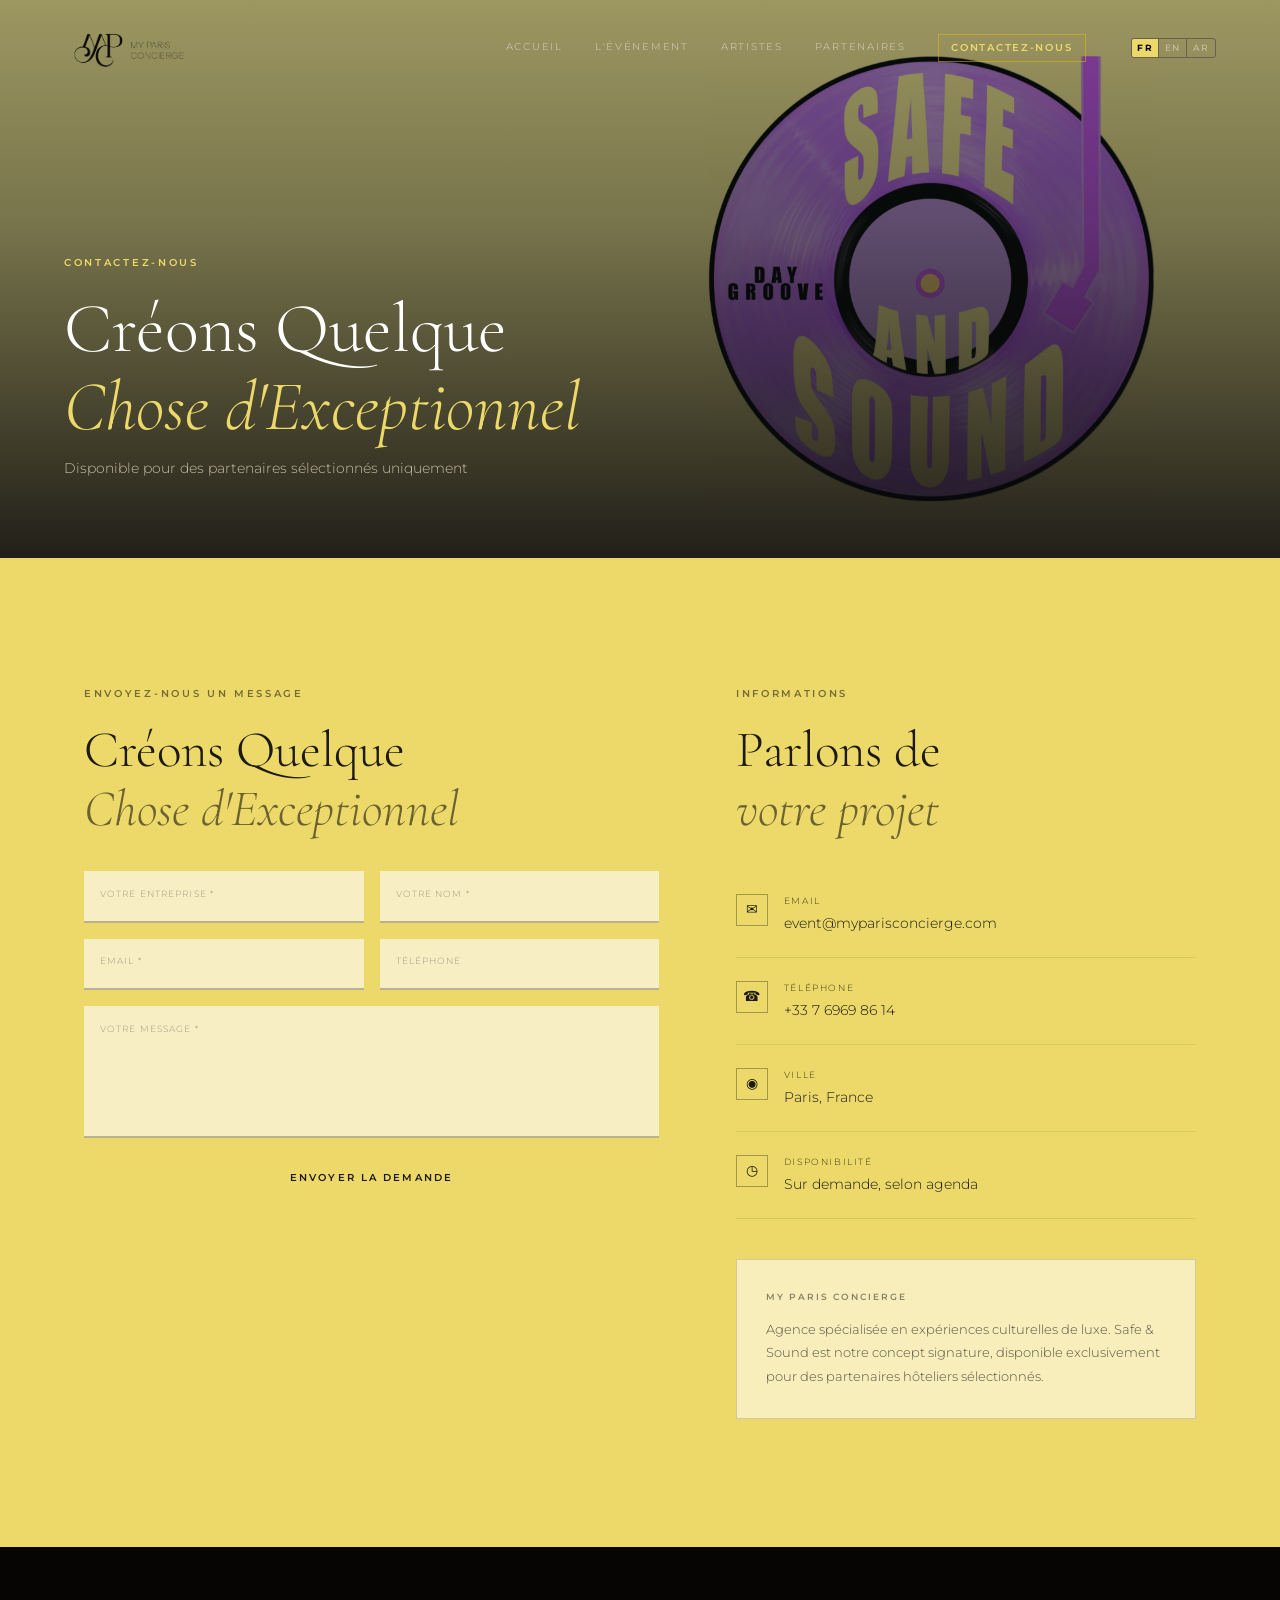
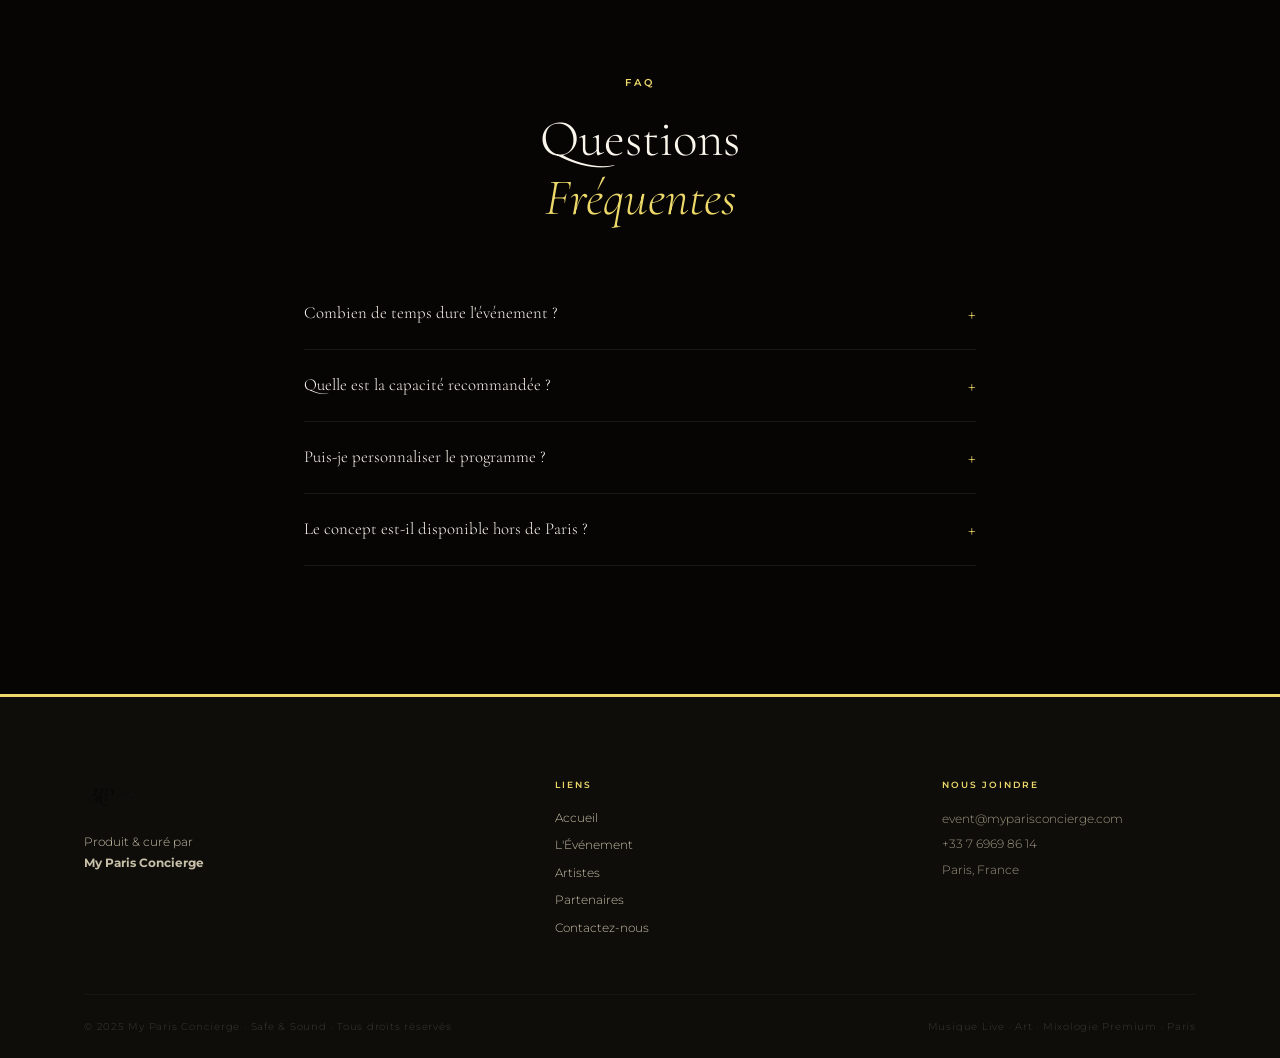
<file: contact.html>
<!DOCTYPE html>
<html lang="fr">
<head>
  <meta charset="UTF-8" />
  <meta name="viewport" content="width=device-width, initial-scale=1.0" />
  <title>Contact Safe & Sound Paris — Demande de Devis | My Paris Concierge</title>
  <meta name="description" content="Contactez My Paris Concierge pour accueillir Safe & Sound dans votre hôtel de luxe parisien. Demande de devis rapide — partenaires sélectionnés uniquement. event@myparisconcierge.com" />
  <meta name="keywords" content="contact My Paris Concierge, devis événement Safe and Sound Paris, organiser événement hôtel luxe Paris, partenariat Safe and Sound, contact événementiel luxe Paris, demande devis expérience culturelle hôtel Paris" />
  <meta name="robots" content="index, follow, max-snippet:-1, max-image-preview:large, max-video-preview:-1" />
  <meta name="author" content="My Paris Concierge" />
  <meta name="theme-color" content="#0E0D0A" />
  <meta name="format-detection" content="telephone=no" />
  <!-- Canonical & hreflang -->
  <link rel="canonical" href="https://votredomaine.com/contact.html" />
  <link rel="alternate" hreflang="fr" href="https://votredomaine.com/contact.html" />
  <link rel="alternate" hreflang="en" href="https://votredomaine.com/contact.html" />
  <link rel="alternate" hreflang="ar" href="https://votredomaine.com/contact.html" />
  <link rel="alternate" hreflang="x-default" href="https://votredomaine.com/contact.html" />
  <!-- GEO -->
  <meta name="geo.region" content="FR-75" />
  <meta name="geo.placename" content="Paris, France" />
  <meta name="geo.position" content="48.8566;2.3522" />
  <meta name="ICBM" content="48.8566, 2.3522" />
  <!-- Open Graph -->
  <meta property="og:type" content="website" />
  <meta property="og:url" content="https://votredomaine.com/contact.html" />
  <meta property="og:site_name" content="Safe & Sound — My Paris Concierge" />
  <meta property="og:title" content="Contact Safe & Sound Paris — Demandez votre Devis | My Paris Concierge" />
  <meta property="og:description" content="Demandez un devis pour accueillir Safe & Sound dans votre hôtel parisien. Expérience culturelle live haut de gamme, disponible pour partenaires sélectionnés." />
  <meta property="og:image" content="https://votredomaine.com/images/hero.png" />
  <meta property="og:image:width" content="1200" />
  <meta property="og:image:height" content="630" />
  <meta property="og:image:alt" content="Contact Safe & Sound — My Paris Concierge" />
  <meta property="og:locale" content="fr_FR" />
  <meta property="og:locale:alternate" content="en_GB" />
  <meta property="og:locale:alternate" content="ar_AR" />
  <!-- Twitter Card -->
  <meta name="twitter:card" content="summary_large_image" />
  <meta name="twitter:site" content="@myparisconcierge" />
  <meta name="twitter:title" content="Contact Safe & Sound Paris — Demandez votre Devis" />
  <meta name="twitter:description" content="Demandez votre devis pour accueillir Safe & Sound dans votre hôtel de luxe parisien. Par My Paris Concierge." />
  <meta name="twitter:image" content="https://votredomaine.com/images/hero.png" />
  <meta name="twitter:image:alt" content="Contact My Paris Concierge — Safe & Sound" />
  <!-- JSON-LD -->
  <script type="application/ld+json">
  {
    "@context": "https://schema.org",
    "@graph": [
      {
        "@type": "ContactPage",
        "@id": "https://votredomaine.com/contact.html#webpage",
        "url": "https://votredomaine.com/contact.html",
        "name": "Contact Safe & Sound Paris — Demande de Devis | My Paris Concierge",
        "isPartOf": { "@id": "https://votredomaine.com/#website" },
        "description": "Contactez My Paris Concierge pour accueillir l'expérience Safe & Sound dans votre hôtel de luxe parisien.",
        "breadcrumb": {
          "@type": "BreadcrumbList",
          "itemListElement": [
            { "@type": "ListItem", "position": 1, "name": "Accueil", "item": "https://votredomaine.com/" },
            { "@type": "ListItem", "position": 2, "name": "Contact", "item": "https://votredomaine.com/contact.html" }
          ]
        },
        "inLanguage": ["fr", "en", "ar"],
        "dateModified": "2026-03-21"
      },
      {
        "@type": "Organization",
        "@id": "https://votredomaine.com/#organization",
        "name": "My Paris Concierge",
        "url": "https://votredomaine.com",
        "email": "event@myparisconcierge.com",
        "telephone": "+33769698614",
        "contactPoint": [
          {
            "@type": "ContactPoint",
            "telephone": "+33769698614",
            "contactType": "customer service",
            "email": "event@myparisconcierge.com",
            "availableLanguage": ["French", "English", "Arabic"],
            "areaServed": "FR"
          }
        ],
        "address": {
          "@type": "PostalAddress",
          "addressLocality": "Paris",
          "addressRegion": "Île-de-France",
          "addressCountry": "FR"
        }
      }
    ]
  }
  </script>
  <link rel="icon" type="image/png" href="images/logo favicon.png" />
  <link rel="preconnect" href="https://fonts.googleapis.com" />
  <link rel="preconnect" href="https://fonts.gstatic.com" crossorigin />
  <link href="https://fonts.googleapis.com/css2?family=Cormorant+Garamond:ital,wght@0,300;0,400;0,500;1,300;1,400&family=Montserrat:wght@200;300;400;500&display=swap" rel="stylesheet" />
  <link rel="preload" as="image" href="images/hero.png" fetchpriority="high" />
  <link rel="stylesheet" href="style.css" />
</head>
<body>

<!-- ── NAV ── -->
<nav class="nav" id="nav">
  <a href="index.html" class="nav__logo">
    <img src="images/logonew.png" alt="My Paris Concierge" />
  </a>
  <div class="nav__menu">
    <a href="index.html"         class="nav__link" data-i18n="nav.home">Accueil</a>
    <a href="evenement.html"     class="nav__link" data-i18n="nav.event">L'Événement</a>
    <a href="artistes.html"      class="nav__link" data-i18n="nav.artists">Artistes</a>
    <a href="partenaires.html"   class="nav__link" data-i18n="nav.partners">Partenaires</a>
    <a href="contact.html"       class="nav__link nav__cta active" data-i18n="nav.contact">Contactez-nous</a>
    <div class="nav__lang-group">
      <button class="nav__lang-btn" data-lang="fr">FR</button>
      <button class="nav__lang-btn" data-lang="en">EN</button>
      <button class="nav__lang-btn" data-lang="ar">AR</button>
    </div>
  </div>
  <button class="nav__burger" id="burger" aria-label="Menu">
    <span></span><span></span><span></span>
  </button>
</nav>
<div class="nav__mobile" id="mobileMenu">
  <a href="index.html"       class="nav__link" data-i18n="nav.home">Accueil</a>
  <a href="evenement.html"   class="nav__link" data-i18n="nav.event">L'Événement</a>
  <a href="artistes.html"    class="nav__link" data-i18n="nav.artists">Artistes</a>
  <a href="partenaires.html" class="nav__link" data-i18n="nav.partners">Partenaires</a>
  <a href="contact.html"     class="nav__link active" data-i18n="nav.contact">Contactez-nous</a>
  <div class="nav__lang-group">
    <button class="nav__lang-btn" data-lang="fr">FR</button>
    <button class="nav__lang-btn" data-lang="en">EN</button>
    <button class="nav__lang-btn" data-lang="ar">AR</button>
  </div>
</div>

<!-- ── PAGE HERO ── -->
<section class="page-hero">
  <div class="page-hero__bg">
    <img src="images/hero-contact.png" alt="Contact Safe & Sound" />
  </div>
  <div class="page-hero__overlay"></div>
  <div class="page-hero__content">
    <span class="eyebrow" data-i18n="contact.hero.eyebrow">Contactez-nous</span>
    <h1 class="section-title" data-i18n="contact.hero.title">Créons Quelque<br><em>Chose d'Exceptionnel</em></h1>
    <p style="color:var(--grey-lt);font-size:0.9rem;margin-top:0.6rem;" data-i18n="contact.hero.sub">Disponible pour des partenaires hôteliers de luxe sélectionnés uniquement</p>
  </div>
</section>

<!-- ── FORM + INFO ── -->
<section class="section">
  <div class="container">
    <div class="contact-grid">

      <!-- FORM -->
      <div class="fade-in">
        <span class="eyebrow" data-i18n="contact.form.eyebrow">Envoyez-nous un message</span>
        <h2 style="margin-bottom:2rem;" data-i18n="contact.hero.title">Créons Quelque<br><em>Chose d'Exceptionnel</em></h2>

        <form class="form" id="contactForm" novalidate>
          <!-- Honeypot anti-bot (invisible aux humains) -->
          <input type="text" name="_honeypot" style="display:none;position:absolute;left:-9999px;" tabindex="-1" autocomplete="off" aria-hidden="true">
          <div class="form-row">
            <div class="form-group">
              <input type="text" id="hotel" name="hotel" placeholder="Votre nom" required
                     data-i18n-placeholder="contact.form.placeholder.hotel" />
              <label for="hotel" data-i18n="contact.form.hotel">Nom *</label>
            </div>
            <div class="form-group">
              <input type="text" id="fullname" name="fullname" placeholder="Prénom Nom" required
                     data-i18n-placeholder="contact.form.placeholder.name" />
              <label for="fullname" data-i18n="contact.form.name">Votre nom *</label>
            </div>
          </div>
          <div class="form-row">
            <div class="form-group">
              <input type="email" id="email" name="email" placeholder="email@hotel.com" required
                     data-i18n-placeholder="contact.form.placeholder.email" />
              <label for="email" data-i18n="contact.form.email">Email *</label>
            </div>
            <div class="form-group">
              <input type="tel" id="phone" name="phone" placeholder="+33 ..."
                     data-i18n-placeholder="contact.form.placeholder.phone" />
              <label for="phone" data-i18n="contact.form.phone">Téléphone</label>
            </div>
          </div>
          <div class="form-group">
            <textarea id="message" name="message" rows="6" placeholder="Dites-nous en plus sur votre projet..." required
                      data-i18n-placeholder="contact.form.placeholder.message"></textarea>
            <label for="message" data-i18n="contact.form.message">Votre message *</label>
          </div>
          <button type="submit" class="btn btn-gold" id="submitBtn" style="width:100%;justify-content:center;">
            <span data-i18n="contact.form.submit">Envoyer la demande</span>
          </button>
          <p id="formSuccess" style="display:none;text-align:center;color:var(--gold);font-size:0.78rem;margin-top:1rem;letter-spacing:0.1em;" data-i18n="contact.form.success">Message envoyé ✓</p>
        </form>
      </div>

      <!-- INFO -->
      <div class="contact-info fade-in">
        <span class="eyebrow" data-i18n="contact.info.eyebrow">Informations</span>
        <h2 style="margin-bottom:2rem;" data-i18n="contact.info.title">Parlons de<br><em>votre projet</em></h2>

        <div class="info-item">
          <div class="info-item__icon">✉</div>
          <div>
            <span class="info-item__label" data-i18n="contact.info.email">Email</span>
            <div class="info-item__val">
              <a href="mailto:event@myparisconcierge.com">event@myparisconcierge.com</a>
            </div>
          </div>
        </div>
        <div class="info-item">
          <div class="info-item__icon">☎</div>
          <div>
            <span class="info-item__label" data-i18n="contact.info.phone">Téléphone</span>
            <div class="info-item__val">
              <a href="tel:+33769698614">+33 7 6969 86 14</a>
            </div>
          </div>
        </div>
        <div class="info-item">
          <div class="info-item__icon">◉</div>
          <div>
            <span class="info-item__label" data-i18n="contact.info.city">Ville</span>
            <div class="info-item__val">Paris, France</div>
          </div>
        </div>
        <div class="info-item">
          <div class="info-item__icon">◷</div>
          <div>
            <span class="info-item__label" data-i18n="contact.info.avail">Disponibilité</span>
            <div class="info-item__val" data-i18n="contact.info.avail.v">Sur demande, selon agenda</div>
          </div>
        </div>

        <div style="margin-top:2.5rem;padding:1.8rem;border:1px solid rgba(0,0,0,0.15);background:rgba(255,255,255,0.55);">
          <h4 style="margin-bottom:0.8rem;"><a href="https://myparisconcierge.com/" target="_blank" rel="noopener" style="color:inherit;text-decoration:none;">My Paris Concierge</a></h4>
          <p style="font-size:0.8rem;">Agence spécialisée en expériences culturelles de luxe. Safe & Sound est notre concept signature, disponible exclusivement pour des partenaires hôteliers sélectionnés.</p>
        </div>
      </div>
    </div>
  </div>
</section>

<!-- ── FAQ ── -->
<section class="section section-dark">
  <div class="container" style="max-width:800px;">
    <div style="text-align:center;margin-bottom:clamp(32px,4vw,50px);" class="fade-in">
      <span class="eyebrow" data-i18n="contact.faq.eyebrow">FAQ</span>
      <h2 data-i18n="contact.faq.title">Questions<br><em>Fréquentes</em></h2>
    </div>
    <div class="fade-in">
      <details class="faq-item">
        <summary data-i18n="contact.faq1.q">Combien de temps dure l'événement ?</summary>
        <p class="faq-item__body" data-i18n="contact.faq1.a">Typiquement entre 3h et 4h30, selon la configuration choisie avec votre établissement.</p>
      </details>
      <details class="faq-item">
        <summary data-i18n="contact.faq2.q">Quelle est la capacité recommandée ?</summary>
        <p class="faq-item__body" data-i18n="contact.faq2.a">Safe & Sound est conçu pour des formats intimistes à semi-ouverts, de 50 à 300 personnes selon votre espace.</p>
      </details>
      <details class="faq-item">
        <summary data-i18n="contact.faq3.q">Puis-je personnaliser le programme ?</summary>
        <p class="faq-item__body" data-i18n="contact.faq3.a">Oui. Nous proposons des ajustements selon votre contexte : thématique, durée, nombre d'artistes, configuration bar.</p>
      </details>
      <details class="faq-item">
        <summary data-i18n="contact.faq4.q">Le concept est-il disponible hors de Paris ?</summary>
        <p class="faq-item__body" data-i18n="contact.faq4.a">Depuis Paris, Safe & Sound se déploie sans frontière. Pour toutes demandes, contactez-nous.</p>
      </details>
    </div>
  </div>
</section>

<!-- ── FOOTER ── -->
<footer class="footer">
  <div class="container">
    <div class="footer__grid">
      <div class="footer__brand">
        <a href="https://myparisconcierge.com/" target="_blank" rel="noopener"><img src="images/logonew.png" alt="My Paris Concierge" class="footer__logo" /></a>
        <p><span data-i18n="footer.produced">Produit & curé par</span><br /><strong><a href="https://myparisconcierge.com/" target="_blank" rel="noopener" style="color:inherit;text-decoration:none;">My Paris Concierge</a></strong></p>
      </div>
      <div class="footer__links-col">
        <h4 data-i18n="footer.links">Liens</h4>
        <a href="index.html" data-i18n="nav.home">Accueil</a>
        <a href="evenement.html" data-i18n="nav.event">L'Événement</a>
        <a href="artistes.html" data-i18n="nav.artists">Artistes</a>
        <a href="partenaires.html" data-i18n="nav.partners">Partenaires</a>
        <a href="contact.html" data-i18n="nav.contact">Contactez-nous</a>
      </div>
      <div class="footer__contact">
        <h4 data-i18n="footer.reach">Nous joindre</h4>
        <p>event@myparisconcierge.com</p>
        <p>+33 7 6969 86 14</p>
        <p>Paris, France</p>
      </div>
    </div>
    <div class="footer__bottom">
      <p>© 2025 <a href="https://myparisconcierge.com/" target="_blank" rel="noopener" style="color:inherit;text-decoration:none;">My Paris Concierge</a> · Safe & Sound · <span data-i18n="footer.rights">Tous droits réservés</span></p>
      <p data-i18n="footer.tagline">Musique Live · Art · Mixologie Premium · Paris</p>
    </div>
  </div>
</footer>

<div id="cursor-glow"></div>
<script src="translations.js?v=3"></script>
<script src="script.js"></script>
</body>
</html>
</file>
<file: style.css>
/* ============================================
   SAFE & SOUND — Global Stylesheet
   5-page luxury dark theme · FR/EN
   ============================================ */

/* ── Variables ── */
:root {
  --black:    #1C1A12;     /* noir chaud — pas pur, plus chic */
  --dark:     #0E0D0A;     /* quasi noir */
  --dark2:    #060504;     /* noir profond */
  --dark3:    #1A1815;
  --mid:      #4A4435;
  --gold:     #c9a84c;
  --gold-lt:  #e8d08a;
  --gold-dk:  #8a6e2a;
  --gold-dim: rgba(201,168,76,0.12);
  --yellow:       #EDD96A;   /* jaune beurre chaud & doux */
  --yellow-lt:    #F7EFAA;
  --yellow-dk:    #C0A828;
  --yellow-bg:    #EDD96A;
  --yellow-dim:   rgba(237,217,106,0.20);
  --cream:    #FAF6EC;     /* crème chaude */
  --white:    #ffffff;
  --grey:     #A09882;
  --grey-lt:  #C8BFA8;
  --grey-dk:  #6A6050;

  --font-serif: 'Cormorant Garamond', Georgia, serif;
  --font-sans:  'Montserrat', Helvetica, sans-serif;

  --nav-h: 96px;
  --ease:  cubic-bezier(0.4, 0, 0.2, 1);
  --ease-out: cubic-bezier(0, 0, 0.2, 1);
  --container: 1240px;
  --pad: clamp(20px, 5vw, 64px);
  --section-v: clamp(80px, 10vw, 140px);
}

/* ── Reset ── */
*, *::before, *::after { box-sizing: border-box; margin: 0; padding: 0; }
html { scroll-behavior: smooth; font-size: 16px; }
body {
  background: #EDD96A;
  color: var(--black);
  font-family: var(--font-sans);
  font-weight: 300;
  line-height: 1.7;
  overflow-x: hidden;
  -webkit-font-smoothing: antialiased;
}
img { display: block; max-width: 100%; height: auto; }
a { color: inherit; text-decoration: none; }
ul { list-style: none; }
button { cursor: pointer; font-family: var(--font-sans); }

::-webkit-scrollbar { width: 3px; }
::-webkit-scrollbar-track { background: var(--yellow); }
::-webkit-scrollbar-thumb { background: var(--black); }
::selection { background: var(--black); color: var(--yellow); }

/* ── Section jaune (jaune flyer, fond clair) ── */
.section-yellow {
  background: var(--yellow);
  color: var(--black);
}
.section-yellow h2,
.section-yellow h3,
.section-yellow .section-title,
.section-yellow .eyebrow { color: var(--black); }
.section-yellow p { color: rgba(0,0,0,0.70); }
.section-yellow .divider { background: var(--black); }
.section-yellow .eyebrow { color: rgba(0,0,0,0.50); }

/* ── Section sombre (contraste sur fond jaune) ── */
.section-dark {
  background: var(--dark2);
  color: var(--cream);
}
.section-dark h2,
.section-dark h3,
.section-dark h4,
.section-dark .section-title { color: var(--cream); }
.section-dark .eyebrow { color: var(--yellow); }
.section-dark p { color: var(--grey-lt); }
.section-dark .divider { background: var(--yellow); }
.section-dark .tag { border-color: var(--yellow-dk); color: var(--yellow-lt); }
.section-dark .btn-ghost { border-color: rgba(245,232,74,0.5); color: var(--yellow-lt); }
.section-dark .btn-ghost:hover { background: var(--yellow-dim); border-color: var(--yellow); color: var(--yellow); }
/* FAQ sur fond sombre */
.section-dark .faq-item { border-bottom-color: rgba(255,255,255,0.07); }
.section-dark .faq-item summary { color: var(--cream); }
.section-dark .faq-item summary:hover { color: var(--yellow-lt); }
.section-dark .faq-item summary::after { color: var(--yellow); }
.section-dark .faq-item__body { color: var(--grey-lt); }
/* Timeline sur fond sombre */
.section-dark .timeline::before { background: linear-gradient(to bottom, transparent, var(--yellow), transparent); }
.section-dark .timeline-item__time { color: var(--yellow); }
.section-dark .timeline-item__title { color: var(--cream); }
.section-dark .timeline-item__body { color: var(--grey-lt); }
.section-dark .timeline-item::before { background: var(--yellow); box-shadow: 0 0 14px rgba(237,217,106,0.5); }
.section-dark .timeline-item { border-bottom-color: rgba(255,255,255,0.04); }
/* Steps sur fond crème à l'intérieur d'une section sombre */
.section-dark .step h3 { color: var(--black); }
.section-dark .step p { color: rgba(0,0,0,0.65); }
.section-dark .step__num { color: rgba(0,0,0,0.12); }
/* Brand cards dans section sombre */
.section-dark .brand-card__name { color: var(--black); }
.section-dark .brand-card p { color: rgba(0,0,0,0.65); }
/* Info contact dans section sombre */
.section-dark .info-item__val { color: var(--grey-lt); }
.section-dark .info-item__val a:hover { color: var(--yellow); }

/* ── Bande jaune décorative ── */
.yellow-stripe {
  background: var(--yellow);
  padding: 1.2rem 0;
  overflow: hidden;
  white-space: nowrap;
}
.yellow-stripe__track {
  display: inline-flex;
  gap: 2.5rem;
  animation: stripMarquee 22s linear infinite;
  font-size: 0.58rem;
  font-weight: 600;
  letter-spacing: 0.28em;
  text-transform: uppercase;
  color: var(--black);
}
@keyframes stripMarquee {
  from { transform: translateX(0); }
  to   { transform: translateX(-50%); }
}

/* ── Layout ── */
.container {
  max-width: var(--container);
  margin: 0 auto;
  padding: 0 var(--pad);
}
.section { padding: var(--section-v) 0; }

/* ── Typography atoms ── */
.eyebrow {
  display: block;
  font-size: 0.6rem;
  font-weight: 600;
  letter-spacing: 0.28em;
  text-transform: uppercase;
  color: rgba(0,0,0,0.50);
  margin-bottom: 1.2rem;
}
.eyebrow--light { color: var(--yellow); }

.h1, h1,
.section-title {
  font-family: var(--font-serif);
  font-weight: 300;
  font-size: clamp(2.6rem, 5.5vw, 4.4rem);
  line-height: 1.1;
  color: var(--black);
}
.section-title em, h1 em, h2 em {
  font-style: italic;
  color: rgba(0,0,0,0.55);
}
/* Em visible sur TOUS les fonds sombres → jaune */
.section-dark h2 em,
.section-dark h1 em,
.section-dark .section-title em,
.artist-section h2 em,
.artist-section h1 em,
.page-hero .section-title em,
.page-hero h1 em,
.footer h2 em {
  color: var(--yellow);
}
.section-title--light { color: var(--white); }

h2 {
  font-family: var(--font-serif);
  font-weight: 300;
  font-size: clamp(2rem, 4vw, 3.4rem);
  line-height: 1.15;
  color: var(--black);
  margin-bottom: 1.4rem;
}
h3 {
  font-family: var(--font-serif);
  font-weight: 400;
  font-size: clamp(1.1rem, 2vw, 1.4rem);
  line-height: 1.25;
  color: var(--black);
  margin-bottom: 0.7rem;
}
h4 {
  font-size: 0.58rem;
  font-weight: 600;
  letter-spacing: 0.22em;
  text-transform: uppercase;
  color: rgba(0,0,0,0.45);
  margin-bottom: 1.2rem;
}
p { font-size: 0.875rem; color: rgba(0,0,0,0.65); line-height: 1.85; }

.tag {
  display: inline-block;
  border: 1px solid rgba(0,0,0,0.30);
  color: rgba(0,0,0,0.60);
  font-size: 0.58rem;
  letter-spacing: 0.2em;
  text-transform: uppercase;
  padding: 0.35em 1em;
}

/* ── Buttons ── */
.btn {
  display: inline-flex;
  align-items: center;
  gap: 0.5rem;
  font-size: 0.6rem;
  font-weight: 500;
  letter-spacing: 0.22em;
  text-transform: uppercase;
  padding: 1.05em 2.4em;
  transition: all 0.3s var(--ease);
  border: none;
  border-radius: 0;
}
.btn-gold {
  background: var(--yellow);
  color: var(--black);
  font-weight: 600;
}
.btn-gold:hover { background: var(--yellow-lt); }

.btn-ghost {
  background: transparent;
  border: 1px solid rgba(0,0,0,0.35);
  color: rgba(0,0,0,0.70);
}
.btn-ghost:hover { background: rgba(0,0,0,0.08); border-color: var(--black); color: var(--black); }

/* Bouton ghost sur fond sombre (hero, section-dark) */
.home-hero .btn-ghost,
.section-dark .btn-ghost {
  border-color: var(--yellow);
  color: var(--yellow);
}
.home-hero .btn-ghost:hover,
.section-dark .btn-ghost:hover {
  background: rgba(237,217,106,0.12);
  border-color: var(--yellow-lt);
  color: var(--yellow-lt);
}

.btn-outline {
  background: transparent;
  border: 1px solid var(--grey-dk);
  color: var(--grey-lt);
}
.btn-outline:hover { border-color: var(--grey-lt); color: var(--cream); }

/* ── Divider ── */
.divider {
  width: 40px;
  height: 2px;
  background: var(--black);
  margin: 1.6rem 0;
}
.divider--center { margin: 1.6rem auto; }

/* ── Fade-in ── */
.fade-in {
  opacity: 0;
  transform: translateY(28px);
  transition: opacity 0.85s var(--ease-out), transform 0.85s var(--ease-out);
}
.fade-in.visible { opacity: 1; transform: none; }

/* ════════════════════════════════════════
   NAV
   ════════════════════════════════════════ */
.nav {
  position: fixed;
  inset: 0 0 auto 0;
  z-index: 200;
  height: var(--nav-h);
  display: flex;
  align-items: center;
  justify-content: space-between;
  padding: 0 var(--pad);
  transition: background 0.4s, box-shadow 0.4s, backdrop-filter 0.4s;
}
.nav.scrolled {
  background: rgba(237,217,106,0.92);
  backdrop-filter: blur(20px);
  -webkit-backdrop-filter: blur(20px);
  box-shadow: 0 1px 0 rgba(28,26,18,0.10);
}
.nav.scrolled .nav__link { color: rgba(0,0,0,0.60); }
.nav.scrolled .nav__link:hover,
.nav.scrolled .nav__link.active { color: var(--black); }
.nav.scrolled .nav__link::after { background: var(--black); }
.nav.scrolled .nav__cta { border-color: rgba(0,0,0,0.4); color: var(--black) !important; }
.nav.scrolled .nav__lang { border-color: rgba(0,0,0,0.25); color: rgba(0,0,0,0.60); }
.nav.scrolled .nav__lang:hover { border-color: var(--black); color: var(--black); }

.nav__logo img {
  height: 75px;
  width: auto;
  transition: opacity 0.3s;
  filter: brightness(1.1);
}
.nav__logo:hover img { opacity: 0.75; }

.nav__menu {
  display: flex;
  align-items: center;
  gap: 2rem;
}
.nav__link {
  font-size: 0.6rem;
  font-weight: 400;
  letter-spacing: 0.18em;
  text-transform: uppercase;
  color: var(--grey-lt);
  transition: color 0.25s;
  position: relative;
  padding-bottom: 2px;
}
.nav__link::after {
  content: '';
  position: absolute;
  bottom: -2px; left: 0;
  width: 0; height: 2px;
  background: var(--yellow);
  transition: width 0.3s var(--ease);
}
.nav__link:hover, .nav__link.active { color: var(--yellow); }
.nav__link.active::after, .nav__link:hover::after { width: 100%; }

.nav__cta {
  border: 1px solid rgba(245,184,0,0.5);
  padding: 0.5em 1.3em;
  color: var(--yellow) !important;
  font-weight: 600;
}
.nav__cta:hover { background: var(--yellow-dim); }
.nav__cta::after { display: none; }

/* Lang toggle — 3 boutons FR / EN / AR */
.nav__lang-group {
  display: flex;
  align-items: center;
  gap: 0;
  margin-left: 0.8rem;
  border: 1px solid var(--grey-dk);
  border-radius: 3px;
  overflow: hidden;
}
.nav__lang-btn {
  background: none;
  border: none;
  border-right: 1px solid var(--grey-dk);
  color: var(--grey-lt);
  font-size: 0.56rem;
  font-weight: 500;
  letter-spacing: 0.12em;
  padding: 0.38em 0.65em;
  transition: all 0.2s;
  cursor: pointer;
  font-family: inherit;
}
.nav__lang-btn:last-child { border-right: none; }
.nav__lang-btn:hover { background: rgba(245,184,0,0.08); color: var(--yellow); }
.nav__lang-btn.active { background: var(--yellow); color: #000; font-weight: 700; }

/* Scrolled state */
.nav.scrolled .nav__lang-group { border-color: rgba(0,0,0,0.2); }
.nav.scrolled .nav__lang-btn { border-color: rgba(0,0,0,0.2); color: rgba(0,0,0,0.55); }
.nav.scrolled .nav__lang-btn:hover { color: var(--yellow); }
.nav.scrolled .nav__lang-btn.active { background: var(--yellow); color: #000; }

/* RTL support pour l'arabe */
[dir="rtl"] .nav__menu { flex-direction: row-reverse; }
[dir="rtl"] .nav__lang-group { margin-left: 0; margin-right: 0.8rem; }
[dir="rtl"] .nav__lang-btn { border-right: none; border-left: 1px solid var(--grey-dk); }
[dir="rtl"] .nav__lang-btn:last-child { border-left: none; }
[dir="rtl"] .nav.scrolled .nav__lang-btn { border-color: rgba(0,0,0,0.2); }

/* Burger */
.nav__burger {
  display: none;
  flex-direction: column;
  gap: 5px;
  background: none;
  border: none;
  padding: 4px;
}
.nav__burger span {
  display: block;
  width: 22px; height: 1px;
  background: var(--gold-lt);
  transition: all 0.3s;
}
.nav__burger.open span:nth-child(1) { transform: translateY(6px) rotate(45deg); }
.nav__burger.open span:nth-child(2) { opacity: 0; }
.nav__burger.open span:nth-child(3) { transform: translateY(-6px) rotate(-45deg); }

/* Mobile menu */
.nav__mobile {
  display: none;
  position: fixed;
  inset: var(--nav-h) 0 0 0;
  background: rgba(245,232,74,0.97);
  backdrop-filter: blur(18px);
  flex-direction: column;
  align-items: center;
  justify-content: center;
  gap: 2rem;
  z-index: 199;
  opacity: 0;
  pointer-events: none;
  transform: translateY(-8px);
  transition: opacity 0.3s, transform 0.3s;
}
.nav__mobile.open {
  display: flex;
  opacity: 1;
  pointer-events: all;
  transform: none;
}
.nav__mobile .nav__link { font-size: 0.85rem; color: var(--black); }
.nav__mobile .nav__link:hover, .nav__mobile .nav__link.active { color: var(--black); }

/* ════════════════════════════════════════
   PAGE HERO (shared)
   ════════════════════════════════════════ */
.page-hero {
  position: relative;
  height: 62vh;
  min-height: 400px;
  display: flex;
  align-items: flex-end;
  overflow: hidden;
  padding-bottom: clamp(40px, 6vw, 80px);
}
.page-hero__bg {
  position: absolute;
  inset: 0;
  background: var(--dark2);
}
.page-hero__bg img {
  width: 100%; height: 100%;
  object-fit: cover;
  object-position: center;
}
.page-hero__overlay {
  position: absolute;
  inset: 0;
  background: linear-gradient(to top, rgba(9,8,10,0.9) 0%, rgba(9,8,10,0.55) 60%, rgba(9,8,10,0.4) 100%);
}
.page-hero__content {
  position: relative;
  z-index: 2;
  padding: 0 var(--pad);
  width: 100%;
}
.page-hero__content .eyebrow { color: var(--yellow); }
.page-hero__content .section-title,
.page-hero__content h1 { color: var(--white); }
.page-hero__content p { color: var(--grey-lt); }

/* ════════════════════════════════════════
   HOME HERO (full screen)
   ════════════════════════════════════════ */
.home-hero {
  position: relative;
  height: 100svh;
  min-height: 600px;
  display: flex;
  align-items: center;
  overflow: hidden;
}
.home-hero__bg {
  position: absolute;
  inset: 0;
}
.home-hero__bg img {
  width: 100%; height: 100%;
  object-fit: cover;
  object-position: center;
  transform-origin: center;
  animation: zoomBg 18s ease-in-out infinite alternate;
}
@keyframes zoomBg {
  from { transform: scale(1.0); }
  to   { transform: scale(1.1); }
}
.home-hero__overlay {
  position: absolute;
  inset: 0;
  background: linear-gradient(160deg, rgba(8,6,3,0.72) 0%, rgba(8,6,3,0.58) 55%, rgba(8,6,3,0.30) 100%);
}
.home-hero__content {
  position: relative;
  z-index: 2;
  padding: 0 var(--pad);
  max-width: 820px;
  animation: heroUp 1.4s var(--ease-out) both;
}
@keyframes heroUp {
  from { opacity: 0; transform: translateY(36px); }
  to   { opacity: 1; transform: none; }
}
.home-hero__eyebrow {
  font-size: 0.58rem;
  font-weight: 600;
  letter-spacing: 0.32em;
  text-transform: uppercase;
  color: var(--cream);
  margin-bottom: 1.4rem;
}
.home-hero__title {
  font-family: var(--font-serif);
  font-weight: 300;
  font-size: clamp(5rem, 12vw, 9.5rem);
  line-height: 0.92;
  color: var(--white);
  margin-bottom: 1.2rem;
}
.home-hero__title em { font-style: italic; color: var(--yellow); display: block; }
.home-hero__sub {
  font-family: var(--font-serif);
  font-style: italic;
  font-size: clamp(1rem, 2vw, 1.4rem);
  color: var(--cream);
  margin-bottom: 2rem;
}
.home-hero__tags {
  display: flex;
  flex-wrap: wrap;
  gap: 0.5rem 0.8rem;
  align-items: center;
  margin-bottom: 2.5rem;
  font-size: 0.58rem;
  letter-spacing: 0.2em;
  text-transform: uppercase;
  color: var(--dark);
}
.home-hero__tags span:not(:nth-child(even)) { color: var(--black); }
.home-hero__actions { display: flex; flex-wrap: wrap; gap: 1rem; }

.hero-scroll {
  position: absolute;
  bottom: 2rem; left: 50%;
  transform: translateX(-50%);
  z-index: 2;
  display: flex;
  flex-direction: column;
  align-items: center;
  gap: 0.5rem;
}
.hero-scroll__line {
  width: 1px; height: 46px;
  background: linear-gradient(to bottom, var(--yellow), transparent);
  animation: scrollPulse 2.2s ease-in-out infinite;
}
@keyframes scrollPulse {
  0%   { transform: scaleY(0); transform-origin: top; }
  50%  { transform: scaleY(1); transform-origin: top; }
  51%  { transform-origin: bottom; }
  100% { transform: scaleY(0); transform-origin: bottom; }
}

/* ════════════════════════════════════════
   GALLERY STRIP (animated)
   ════════════════════════════════════════ */
.gallery-strip { overflow: hidden; background: var(--black); line-height: 0; position: relative; }
.gallery-strip__track {
  display: flex;
  gap: 3px;
  animation: strip 35s linear infinite;
  will-change: transform;
}
.gallery-strip__track img {
  height: 200px; width: auto;
  flex-shrink: 0;
  object-fit: cover;
  filter: brightness(0.65) saturate(0.75);
  transition: filter 0.35s;
}
.gallery-strip__track img:hover { filter: brightness(0.88) saturate(1); }
@keyframes strip {
  from { transform: translateX(0); }
  to   { transform: translateX(-50%); }
}

/* ════════════════════════════════════════
   GRID LAYOUTS
   ════════════════════════════════════════ */
.grid-2 { display: grid; grid-template-columns: 1fr 1fr; gap: clamp(32px, 5vw, 80px); align-items: center; }
.grid-3 { display: grid; grid-template-columns: repeat(3, 1fr); gap: 1px; }
.grid-6 { display: grid; grid-template-columns: repeat(3, 1fr); gap: 1px; }

/* Card with border-gap between */
.card-grid {
  display: grid;
  gap: 1px;
  background: rgba(0,0,0,0.12);
  border: 1px solid rgba(0,0,0,0.12);
}
.card {
  background: rgba(250,246,236,0.60);
  padding: clamp(24px, 3.5vw, 44px);
  transition: background 0.3s var(--ease);
  position: relative;
}
.card:hover { background: rgba(250,246,236,0.90); }
.card::after {
  content: '';
  position: absolute;
  bottom: 0; left: 0;
  width: 0; height: 2px;
  background: var(--black);
  transition: width 0.5s var(--ease);
}
.card:hover::after { width: 100%; }
.card__num {
  font-family: var(--font-serif);
  font-size: 2.4rem;
  font-weight: 300;
  color: rgba(0,0,0,0.15);
  margin-bottom: 0.8rem;
  line-height: 1;
  display: block;
}
.card p { font-size: 0.82rem; color: rgba(0,0,0,0.60); line-height: 1.8; margin-top: 0.6rem; }

/* Pillar card */
.pillar {
  background: rgba(250,246,236,0.55);
  padding: clamp(28px, 4vw, 50px) clamp(22px, 3vw, 38px);
  transition: background 0.3s;
  border-right: 1px solid rgba(0,0,0,0.10);
}
.pillar:last-child { border-right: none; }
.pillar:hover { background: rgba(250,246,236,0.90); }
.pillar__icon { font-size: 1.4rem; color: var(--black); margin-bottom: 1.2rem; display: block; }
.pillar p { font-size: 0.82rem; color: rgba(0,0,0,0.60); line-height: 1.78; margin-top: 0.6rem; }

/* ════════════════════════════════════════
   ARTIST CARD
   ════════════════════════════════════════ */
.artist-section { background: var(--dark); color: var(--cream); }
.artist-section h2, .artist-section h3 { color: var(--cream); }
.artist-section .eyebrow { color: var(--yellow); }
.artist-section p { color: var(--grey-lt); }
.artist-section .divider { background: var(--yellow); }
.artist-section .tag { border-color: var(--yellow-dk); color: var(--yellow-lt); }
.artist-section .artist-block__list li { color: var(--grey-lt); border-bottom-color: rgba(255,255,255,0.05); }
.artist-section .artist-block__list li:hover { color: var(--yellow-lt); }
.artist-section .artist-block__list li::before { color: var(--yellow-dk); }
.artist-section + .artist-section { background: var(--black); }

.artist-block {
  display: grid;
  grid-template-columns: 5fr 7fr;
  gap: clamp(40px, 6vw, 100px);
  align-items: center;
}
.artist-block--reverse { grid-template-columns: 7fr 5fr; }
.artist-block--reverse .artist-block__img { order: 2; }
.artist-block--reverse .artist-block__text { order: 1; }

.artist-block__img {
  position: relative;
}
.artist-block__img img {
  width: 100%;
  aspect-ratio: 3/4;
  object-fit: cover;
  filter: brightness(0.88);
  transition: filter 0.4s;
}
.artist-block__img:hover img { filter: brightness(1); }
.artist-block__img::before {
  content: '';
  position: absolute;
  inset: -10px;
  border: 1px solid rgba(245,232,74,0.30);
  z-index: -1;
  pointer-events: none;
}

.artist-block__list { margin-top: 1.5rem; }
.artist-block__list li {
  font-family: var(--font-serif);
  font-size: 1.05rem;
  color: var(--grey-lt);
  padding: 0.5rem 0;
  border-bottom: 1px solid rgba(255,255,255,0.05);
  display: flex;
  align-items: center;
  gap: 0.8rem;
  transition: color 0.3s;
}
.artist-block__list li:last-child { border-bottom: none; }
.artist-block__list li:hover { color: var(--yellow-lt); }
.artist-block__list li::before { content: '—'; color: var(--yellow-dk); font-size: 0.7rem; flex-shrink: 0; }

/* ════════════════════════════════════════
   TIMELINE (event programme)
   ════════════════════════════════════════ */
.timeline {
  position: relative;
  padding-left: 2.5rem;
}
.timeline::before {
  content: '';
  position: absolute;
  top: 0; bottom: 0; left: 0;
  width: 2px;
  background: linear-gradient(to bottom, transparent, var(--yellow), transparent);
}
.timeline-item {
  position: relative;
  padding: clamp(20px, 3vw, 36px) 0 clamp(20px, 3vw, 36px) clamp(24px, 3vw, 40px);
  border-bottom: 1px solid rgba(255,255,255,0.04);
}
.timeline-item:last-child { border-bottom: none; }
.timeline-item::before {
  content: '';
  position: absolute;
  left: -5px; top: clamp(28px, 3.5vw, 44px);
  width: 10px; height: 10px;
  border-radius: 50%;
  background: var(--yellow);
  box-shadow: 0 0 14px rgba(245,184,0,0.6);
}
.timeline-item__time {
  font-size: 0.58rem;
  font-weight: 600;
  letter-spacing: 0.22em;
  text-transform: uppercase;
  color: var(--yellow-dk);
  margin-bottom: 0.4rem;
}
.timeline-item__title {
  font-family: var(--font-serif);
  font-size: 1.2rem;
  color: var(--cream);
  margin-bottom: 0.5rem;
}
.timeline-item__body { font-size: 0.82rem; color: var(--grey); line-height: 1.8; }

/* ════════════════════════════════════════
   STEPS (partners process)
   ════════════════════════════════════════ */
.steps { display: grid; grid-template-columns: repeat(4, 1fr); gap: 1px; background: rgba(28,26,18,0.12); }
.step {
  background: rgba(250,246,236,0.55);
  padding: clamp(24px, 3.5vw, 44px);
  position: relative;
  transition: background 0.3s;
}
.step:hover { background: rgba(250,246,236,0.90); }
.step__num {
  font-family: var(--font-serif);
  font-size: 3.5rem;
  font-weight: 300;
  color: rgba(0,0,0,0.12);
  line-height: 1;
  margin-bottom: 1rem;
}
.step p { font-size: 0.82rem; color: rgba(0,0,0,0.60); line-height: 1.78; margin-top: 0.5rem; }

/* ════════════════════════════════════════
   PRICE BOX
   ════════════════════════════════════════ */
.price-box {
  background: rgba(255,255,255,0.60);
  border: 2px solid var(--black);
  padding: clamp(40px, 6vw, 70px) clamp(28px, 4vw, 56px);
  position: relative;
  text-align: center;
}
.price-box::before {
  content: '';
  position: absolute;
  inset: 6px;
  border: 1px solid rgba(0,0,0,0.06);
  pointer-events: none;
}
.price-box__amount {
  font-family: var(--font-serif);
  font-size: clamp(4rem, 9vw, 7rem);
  font-weight: 300;
  color: var(--black);
  line-height: 1;
}
.price-box__amount sup { font-size: 0.35em; vertical-align: super; }
.price-box__label {
  font-size: 0.58rem;
  font-weight: 500;
  letter-spacing: 0.3em;
  text-transform: uppercase;
  color: var(--grey);
  margin-top: 0.8rem;
}
.price-box__note {
  font-family: var(--font-serif);
  font-style: italic;
  font-size: 1rem;
  color: #1a1a1a;
  font-weight: 500;
  margin-top: 0.8rem;
}

/* Includes list */
.includes-grid {
  display: grid;
  grid-template-columns: 1fr 1fr;
  gap: 1px;
  background: rgba(0,0,0,0.12);
  margin: 2rem 0;
  text-align: left;
}
.includes-col {
  background: rgba(255,255,255,0.55);
  padding: clamp(22px, 3vw, 38px);
}
.includes-col li {
  font-size: 0.82rem;
  color: rgba(0,0,0,0.70);
  padding: 0.42rem 0;
  border-bottom: 1px solid rgba(0,0,0,0.06);
  display: flex;
  align-items: center;
  gap: 0.7rem;
}
.includes-col li:last-child { border-bottom: none; }
.includes-col li::before { content: '✓'; color: var(--black); font-size: 0.72rem; flex-shrink: 0; }

/* ════════════════════════════════════════
   CONTACT FORM
   ════════════════════════════════════════ */
.contact-grid {
  display: grid;
  grid-template-columns: 5fr 4fr;
  gap: clamp(40px, 6vw, 80px);
}
.form { display: flex; flex-direction: column; gap: 1rem; }
.form-row { display: grid; grid-template-columns: 1fr 1fr; gap: 1rem; }
.form-group { position: relative; }
.form-group label {
  position: absolute;
  top: 0.9rem; left: 1rem;
  font-size: 0.58rem;
  letter-spacing: 0.12em;
  text-transform: uppercase;
  color: var(--grey);
  transition: all 0.25s;
  pointer-events: none;
  z-index: 1;
}
.form-group input,
.form-group textarea,
.form-group select {
  width: 100%;
  background: rgba(255,255,255,0.60);
  border: none;
  border-bottom: 2px solid rgba(0,0,0,0.25);
  color: var(--black);
  font-family: var(--font-sans);
  font-size: 0.85rem;
  font-weight: 300;
  padding: 1.5rem 1rem 0.6rem;
  outline: none;
  transition: border-color 0.3s, background 0.3s;
  resize: none;
  border-radius: 0;
  -webkit-appearance: none;
}
.form-group select option { background: var(--dark2); color: var(--cream); }
.form-group input:focus,
.form-group textarea:focus,
.form-group select:focus {
  border-bottom-color: var(--black);
  background: rgba(255,255,255,0.85);
}
.form-group input:focus + label,
.form-group textarea:focus + label,
.form-group select:focus + label,
.form-group input:not(:placeholder-shown) + label,
.form-group textarea:not(:placeholder-shown) + label {
  top: 0.3rem; font-size: 0.52rem; color: rgba(0,0,0,0.50);
}
input::placeholder, textarea::placeholder { color: transparent; }

.contact-info { position: sticky; top: calc(var(--nav-h) + 2rem); align-self: start; }
.info-item {
  padding: 1.4rem 0;
  border-bottom: 1px solid rgba(0,0,0,0.08);
  display: flex;
  gap: 1rem;
  align-items: flex-start;
}
.info-item:last-of-type { border-bottom: none; }
.info-item__icon {
  width: 32px; height: 32px;
  border: 1px solid rgba(0,0,0,0.30);
  display: flex; align-items: center; justify-content: center;
  color: var(--black); font-size: 0.9rem;
  flex-shrink: 0;
}
.info-item__label {
  font-size: 0.55rem;
  letter-spacing: 0.18em;
  text-transform: uppercase;
  color: rgba(0,0,0,0.75);
  display: block;
  margin-bottom: 0.2rem;
}
.info-item__val {
  font-size: 0.85rem;
  color: #1a1a1a;
}
.info-item__val a { transition: color 0.25s; }
.info-item__val a:hover { color: var(--gold); }

/* FAQ */
.faq-item {
  border-bottom: 1px solid rgba(0,0,0,0.08);
}
.faq-item summary {
  padding: 1.2rem 0;
  cursor: pointer;
  font-family: var(--font-serif);
  font-size: 1.05rem;
  color: var(--black);
  list-style: none;
  display: flex;
  justify-content: space-between;
  align-items: center;
  gap: 1rem;
  transition: color 0.25s;
}
.faq-item summary:hover { color: rgba(0,0,0,0.60); }
.faq-item summary::after {
  content: '+';
  color: var(--black);
  font-size: 1.2rem;
  font-weight: 300;
  flex-shrink: 0;
  transition: transform 0.3s;
}
.faq-item[open] summary::after { transform: rotate(45deg); }
.faq-item__body {
  padding-bottom: 1.2rem;
  font-size: 0.84rem;
  color: var(--grey);
  line-height: 1.85;
}

/* ════════════════════════════════════════
   PARTNERS — Brand cards
   ════════════════════════════════════════ */
.brand-grid {
  display: grid;
  grid-template-columns: repeat(3, 1fr);
  gap: 1px;
  background: rgba(0,0,0,0.12);
}
.brand-card {
  background: rgba(255,255,255,0.55);
  padding: clamp(32px, 4vw, 56px);
  text-align: center;
  transition: background 0.3s;
}
.brand-card:hover { background: rgba(255,255,255,0.85); }
.brand-card__name {
  font-family: var(--font-serif);
  font-size: 1.6rem;
  font-weight: 400;
  color: var(--black);
  margin-bottom: 0.6rem;
}
.brand-card p { font-size: 0.78rem; }

/* ════════════════════════════════════════
   FOOTER
   ════════════════════════════════════════ */
.footer {
  background: var(--dark);
  border-top: 3px solid var(--yellow);
  padding: clamp(50px, 7vw, 80px) 0 0;
}
.footer__grid {
  display: grid;
  grid-template-columns: 2.5fr 2fr 1.5fr;
  gap: 3rem;
  padding-bottom: 3rem;
  border-bottom: 1px solid rgba(255,255,255,0.04);
}
.footer__logo { height: 38px; margin-bottom: 1rem; filter: brightness(0.82); }
.footer__brand p { font-size: 0.78rem; color: var(--grey-lt); line-height: 1.7; }
.footer__brand strong { color: var(--grey-lt); }

.footer__links-col h4 { margin-bottom: 1rem; color: var(--yellow); }
.footer__links-col a {
  display: block;
  font-size: 0.72rem;
  color: var(--grey-lt);
  margin-bottom: 0.5rem;
  transition: color 0.25s;
}
.footer__links-col a:hover { color: var(--yellow); }

.footer__contact h4 { margin-bottom: 1rem; color: var(--yellow); }
.footer__contact p {
  font-size: 0.76rem;
  color: var(--grey);
  margin-bottom: 0.4rem;
  line-height: 1.6;
}

.footer__bottom {
  padding: 1.4rem 0;
  display: flex;
  justify-content: space-between;
  flex-wrap: wrap;
  gap: 0.5rem;
}
.footer__bottom p { font-size: 0.6rem; color: rgba(128,124,118,0.4); letter-spacing: 0.08em; }

/* ── RTL : Arabic text — reset letter-spacing (connected script) ── */
[dir="rtl"], [dir="rtl"] * {
  letter-spacing: 0 !important;
}

/* ── RTL : prix toujours en LTR ── */
[dir="rtl"] .price-box__amount,
[dir="rtl"] .price-box__label,
[dir="rtl"] #priceCounter {
  direction: ltr;
  unicode-bidi: isolate;
}

/* Glow cursor (desktop) */
#cursor-glow {
  position: fixed; pointer-events: none; z-index: 9998;
  width: 280px; height: 280px; border-radius: 50%;
  background: radial-gradient(circle, rgba(0,0,0,0.05) 0%, transparent 68%);
  transform: translate(-50%, -50%);
  transition: top 0.06s, left 0.06s;
  top: -200px; left: -200px;
}

/* ════════════════════════════════════════
   RESPONSIVE
   ════════════════════════════════════════ */
@media (max-width: 1024px) {
  .grid-6 { grid-template-columns: repeat(2, 1fr); }
  .steps { grid-template-columns: repeat(2, 1fr); }
  .artist-block { grid-template-columns: 1fr 1fr; }
}

@media (max-width: 900px) {
  .nav__menu { display: none; }
  .nav__burger { display: flex; }
  .contact-grid { grid-template-columns: 1fr; }
  .contact-info { position: static; }
}

@media (max-width: 768px) {
  .grid-2 { grid-template-columns: 1fr; }
  .grid-3 { grid-template-columns: 1fr; }
  .includes-grid { grid-template-columns: 1fr; }
  .artist-block { grid-template-columns: 1fr; }
  .artist-block--reverse .artist-block__img { order: 0; }
  .artist-block--reverse .artist-block__text { order: 0; }
  .footer__grid { grid-template-columns: 1fr; gap: 2rem; }
  .footer__bottom { flex-direction: column; text-align: center; }
  .form-row { grid-template-columns: 1fr; }
}

@media (max-width: 640px) {
  .grid-6 { grid-template-columns: 1fr; }
  .steps { grid-template-columns: 1fr; }
  .brand-grid { grid-template-columns: 1fr; }
  .home-hero__title { font-size: 4.2rem; }
  .page-hero { height: 52vh; }
}
</file>
